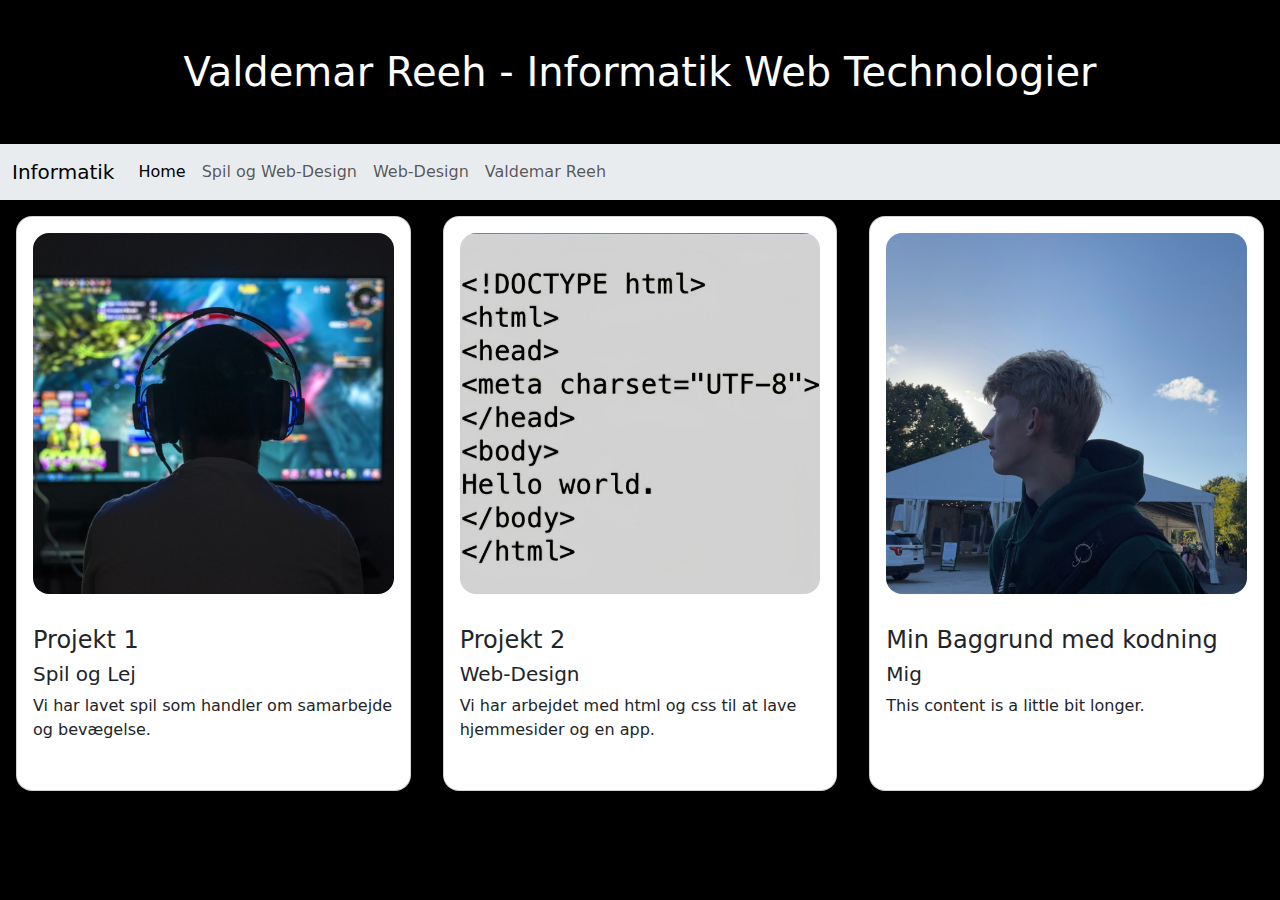
<file: TestSite/index.html>
<!DOCTYPE html>
<html lang="en">
<head>
    <meta charset="UTF-8">
    <meta name="viewport" content="width=device-width, initial-scale=1.0">
    <link rel="stylesheet" href="https://cdn.jsdelivr.net/npm/bootstrap@5.3.3/dist/css/bootstrap.min.css">
    <link rel="stylesheet" href="LayoutOvelse.css">
    <title>Valdemar Reeh</title>
</head>
<body class=" bg-black">
  <h1 class="text-center m-5 text-white">Valdemar Reeh - Informatik Web Technologier</h1>
  
  <nav class="navbar navbar-expand-lg bg-dark bg-body-secondary">
    <div class="container-fluid">
      <a class="navbar-brand" href="#">Informatik</a>
      <button class="navbar-toggler" type="button" data-bs-toggle="collapse" data-bs-target="#navbarNav" aria-controls="navbarNav" aria-expanded="false" aria-label="Toggle navigation">
        <span class="navbar-toggler-icon"></span>
      </button>
      <div class="collapse navbar-collapse" id="navbarNav">
        <ul class="navbar-nav">
          <li class="nav-item">
            <a class="nav-link active" aria-current="page" href="index.html">Home</a>
          </li>
          <li class="nav-item">
            <a class="nav-link" href="index_projekt_1.html">Spil og Web-Design</a>
          </li>
          <li class="nav-item">
            <a class="nav-link" href="index_projekt_2.html">Web-Design</a>
          </li>
          <li class="nav-item">
            <a class="nav-link" href="index_mig.html">Valdemar Reeh</a>
          </li>
        </ul>
      </div>
    </div>
  </nav>
  
  <div class="row row-cols-1 row-cols-md-2 g-4 h-50">
    
    <div class="col w-33" style="display: flex; width: 100%;">

      <div class="cardExtra card rounded-4 m-3" onclick="location.href='index_projekt_1.html';" >
    
        <img src="billeder/Videospil.jpeg" class="card-img-top p-3 rounded-5" alt="...">
    
        <div class="card-body">
    
          <h4 class="card-title">Projekt 1</h4>
          <h5>Spil og Lej</h5>
          <p class="card-text">Vi har lavet spil som handler om samarbejde og bevægelse.</p>
    
        </div>
    
      </div>

      <div class="cardExtra card rounded-4 m-3" onclick="location.href='index_projekt_2.html';">
    
        <img src="billeder/Kodestump.jpeg" class="card-img-top p-3 rounded-5" alt="...">
        <div class="card-body">
    
          <h4 class="card-title">Projekt 2</h4>
          <h5>Web-Design</h5>
          <p class="card-text">Vi har arbejdet med html og css til at lave hjemmesider og en app.</p>
    
        </div>
    
      </div>

      <div class="cardExtra card rounded-4 m-3" onclick="location.href='index_mig.html';">
        <img src="billeder/vr.jpeg" class="card-img-top p-3 rounded-5" alt="...">
        <div class="card-body">
    
          <h4 class="card-title">Min Baggrund med kodning</h4>
          <h5>Mig</h5>
          <p class="card-text"> This content is a little bit longer.</p>
    
        </div>
    
      </div>
      
    </div>
    
  </div>
</body>
</html>
</file>
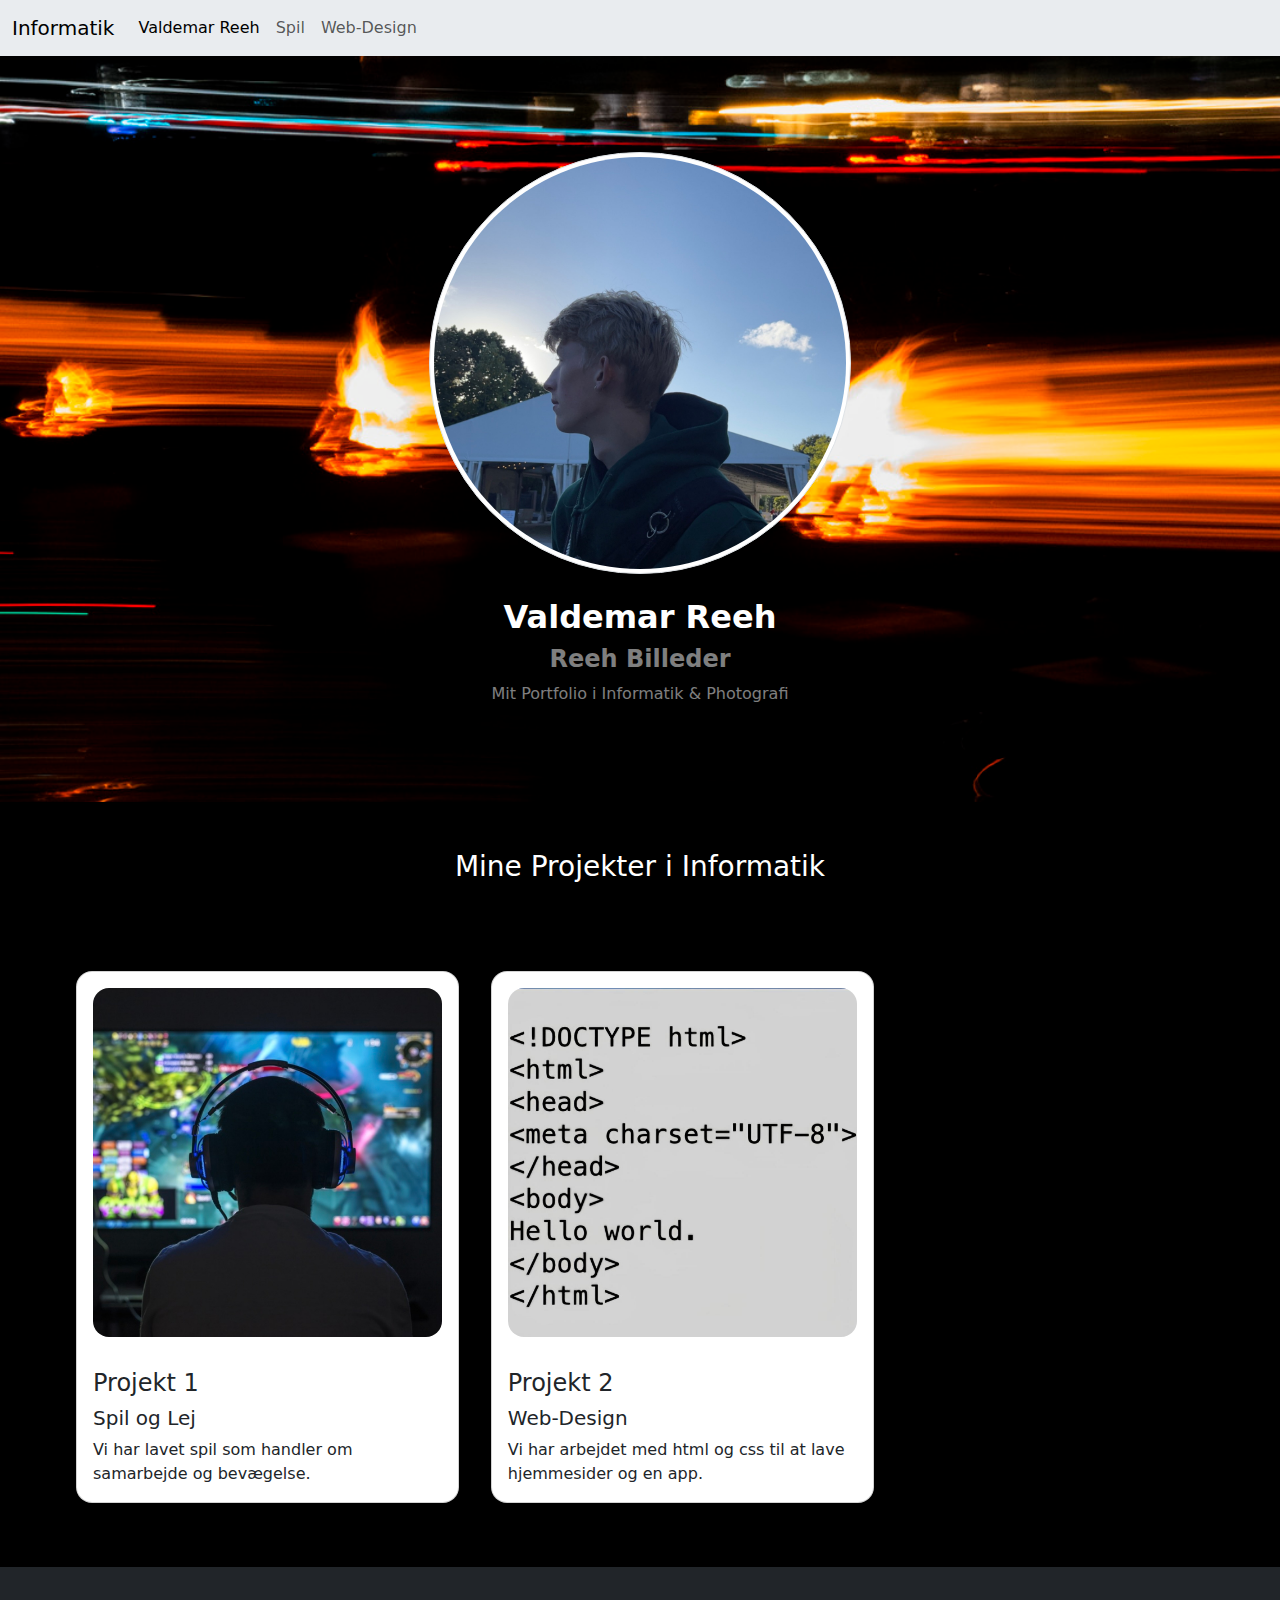
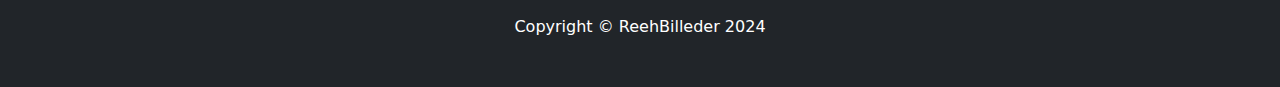
<file: TestSite/index_mig.html>
<!DOCTYPE html>
<html lang="en">
<head>
    <meta charset="UTF-8">
    <meta name="viewport" content="width=device-width, initial-scale=1.0">
    <link rel="stylesheet" href="https://cdn.jsdelivr.net/npm/bootstrap@5.3.3/dist/css/bootstrap.min.css">
    <link rel="stylesheet" href="LayoutOvelse.css">
    <link rel="stylesheet" href="css/styles.css"/>
    <link rel="stylesheet" href="https://cdn.jsdelivr.net/npm/bootstrap@5.3.3/dist/css/bootstrap.min.css">
    
    <link rel="icon" href="billeder/rysLogo.png" type="image/x-icon" />
    <title>Valdemar Reeh</title>
</head>
<body>
  <!-- Responsive navbar-->
  <nav class="navbar navbar-expand-lg bg-dark bg-body-secondary">
      <div class="container-fluid">
          <a class="navbar-brand" href="#">Informatik</a>
          <button class="navbar-toggler" type="button" data-bs-toggle="collapse" data-bs-target="#navbarNav" aria-controls="navbarNav" aria-expanded="false" aria-label="Toggle navigation">
              <span class="navbar-toggler-icon"></span>
          </button>
          <div class="collapse navbar-collapse" id="navbarNav">
              <ul class="navbar-nav">
                  <li class="nav-item">
                      <a class="nav-link active" aria-current="page" href="index_mig.html">Valdemar Reeh</a>
                  </li>
                  <li class="nav-item">
                      <a class="nav-link" href="index_projekt_1.html">Spil</a>
                  </li>
                  <li class="nav-item">
                      <a class="nav-link" href="index_projekt_2.html">Web-Design</a>
                  </li>
              </ul>
          </div>
      </div>
  </nav>
  <!-- Header - set the background image for the header in the line below-->
  <header class="py-5 bg-image-full" style="background-image: url('billeder/waterFire.jpeg')">
      <div class="text-center my-5">
          <img class="webAppVr img-fluid rounded-circle mb-4 img-thumbnail" src="billeder/vr.jpeg" alt="..." />
          <h1 class="text-white fs-2 fw-bolder">Valdemar Reeh</h1>
          <h1 class="text-white-50 fs-4 fw-bolder">Reeh Billeder</h1>
          <p class="text-white-50 mb-0">Mit Portfolio i Informatik & Photografi</p>
      </div>
  </header>
</body>

<body class="bg-black">
  <h3 class="m-5" style="color: white; text-align: center;">
    Mine Projekter i Informatik
  </h3>
  <div class="row row-cols-1 row-cols-md-2 g-4 h-50 m-5">
    
    <div class="col w-33" style="display: flex; width: 100%;">

      <div class="cardExtra card rounded-4 m-3" onclick="location.href='index_projekt_1.html';" >
    
        <img src="billeder/Videospil.jpeg" class="card-img-top p-3 rounded-5" alt="...">
    
        <div class="card-body">
    
          <h4 class="card-title">Projekt 1</h4>
          <h5>Spil og Lej</h5>
          <p class="card-text">Vi har lavet spil som handler om samarbejde og bevægelse.</p>
    
        </div>
    
      </div>

      <div class="cardExtra card rounded-4 m-3" onclick="location.href='index_projekt_2.html';">
    
        <img src="billeder/Kodestump.jpeg" class="card-img-top p-3 rounded-5" alt="...">
        <div class="card-body">
    
          <h4 class="card-title">Projekt 2</h4>
          <h5>Web-Design</h5>
          <p class="card-text">Vi har arbejdet med html og css til at lave hjemmesider og en app.</p>
    
        </div>
    
      </div>
      
    </div>
    
  </div>

  <!-- Footer-->
  <footer class="py-5 bg-dark">
      <div class="container"><p class="m-0 text-center text-white">Copyright &copy; ReehBilleder 2024</p></div>
  </footer>
</body>
</html>
</file>
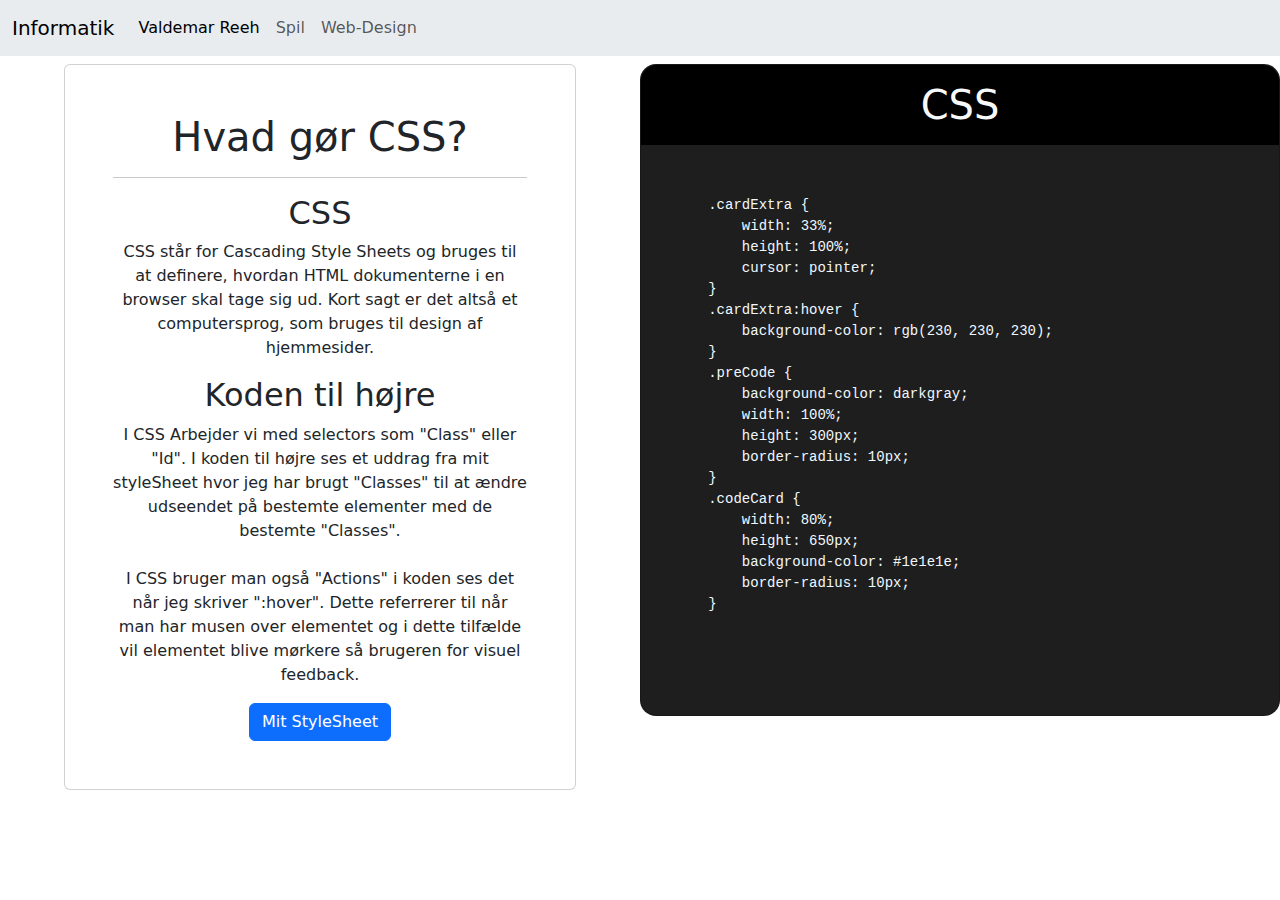
<file: TestSite/minCSS.html>
<!DOCTYPE html>
<html lang="en">
    <head>
        <meta charset="UTF-8">
        <meta name="viewport" content="width=device-width, initial-scale=1.0">
        <link rel="stylesheet" href="https://cdn.jsdelivr.net/npm/bootstrap@5.3.3/dist/css/bootstrap.min.css">
        <link rel="stylesheet" href="css/LayoutOvelse.css">
        <link rel="stylesheet" href="css/styles.css"/>
        <link rel="stylesheet" href="https://cdn.jsdelivr.net/npm/bootstrap@5.3.3/dist/css/bootstrap.min.css">
        
        <link rel="icon" href="billeder/rysLogo.png" type="image/x-icon" />
        <title>Valdemar Reeh</title>
    </head>
<body>
    <!-- Responsive navbar-->
    <nav class="navbar navbar-expand-lg bg-dark bg-body-secondary">
        <div class="container-fluid">
            <a class="navbar-brand" href="#">Informatik</a>
            <button class="navbar-toggler" type="button" data-bs-toggle="collapse" data-bs-target="#navbarNav" aria-controls="navbarNav" aria-expanded="false" aria-label="Toggle navigation">
                <span class="navbar-toggler-icon"></span>
            </button>
            <div class="collapse navbar-collapse" id="navbarNav">
                <ul class="navbar-nav">
                    <li class="nav-item">
                        <a class="nav-link active" aria-current="page" href="index_mig.html">Valdemar Reeh</a>
                    </li>
                    <li class="nav-item">
                        <a class="nav-link" href="index_projekt_1.html">Spil</a>
                    </li>
                    <li class="nav-item">
                        <a class="nav-link" href="index_projekt_2.html">Web-Design</a>
                    </li>
                </ul>
            </div>
        </div>
    </nav>

    <!--Copierbare codestumper-->
    <div class="mt-2" >
        <div class="row g-0 text-center">
            <div class="col-6 col-md-6">
<!--HTML card-->
                
                    <div class="card" style="width: 80%; margin: auto;">
                        <div class="card-body p-5" style="margin: auto;">
                            <h1>
                                <p class="card-text">Hvad gør CSS?</p>
                                
                                <!--
                                <p style="font-size: medium;">
                                    Cascading Style Sheet
                                </p>
                                -->
                                <hr>
                            </h1>
                            
                            <h2>CSS</h2>
                            <p>
                                CSS står for Cascading Style Sheets og bruges til at definere, hvordan HTML dokumenterne i en browser skal tage sig ud. Kort sagt er det altså et computersprog, som bruges til design af hjemmesider.
                            </p>

                            <h2>Koden til højre</h2>                            
                            <p>
                                I CSS Arbejder vi med selectors som <span class="codeSpanForklar">"Class"</span> eller <span class="codeSpanForklar">"Id"</span>.
                                I koden til højre ses et uddrag fra mit styleSheet hvor jeg har brugt <span class="codeSpanForklar">"Classes"</span> til at ændre udseendet på bestemte elementer med de bestemte <span class="codeSpanForklar">"Classes"</span>.
                                <br>
                                <br>
                                I CSS bruger man også <span class="codeSpanForklar">"Actions"</span> i koden ses det når jeg skriver <span class="codeSpanForklar">":hover"</span>.
                                Dette referrerer til når man har musen over elementet og i dette tilfælde vil elementet blive mørkere så brugeren for visuel feedback.
                            </p>
                            <a href="https://github.com/Valdemar-Reeh/webTeknologier/blob/e61c4042c44044e153e9d1f17a1f628e6ab0abde/TestSite/css/LayoutOvelse.css" class="btn btn-primary">Mit StyleSheet</a>
                        </div>
                    </div>
                
            </div>
            <div class="col-6 col-md-6">
<!--CSS Card-->
            <section class="cardSection">
            <div class="codeCard card rounded-4" style="background-color: #1e1e1e;"><h1 class="bg-black rounded-top-4 p-3 text-light">CSS</h1>
                <pre><div style="height: auto; color: aliceblue; text-align: left;" >
                    <code> 
        <span class="RULESET">.cardExtra {</span>
            <span class="CSSProporties">width</span>: <span class="HTML">33</span><span class="CSSProporties">%</span>;
            <span class="CSSProporties">height</span>: <span class="HTML">100</span><span class="CSSProporties">%</span>;
            <span class="CSSProporties">cursor</span>: <span class="CSSEnteties">pointer</span>;
        <span class="RULESET">}</span>
        <span class="RULESET">.cardExtra:hover {</span>
            <span class="CSSProporties">background-color</span>: <span class="CSSrgb">rgb</span><span class="CSSProporties"></span><span class="CSSrgbPara">(</span><span class="HTML">230</span>, <span class="HTML">230</span>, <span class="HTML">230</span><span class="CSSrgbPara">)</span>;
        <span class="RULESET">}</span>
        <span class="RULESET">.preCode {</span>
            <span class="CSSProporties">background-color</span>: <span class="CSSEnteties">darkgray</span>;
            <span class="CSSProporties">width</span>: <span class="HTML">100</span><span class="CSSProporties">%</span>;
            <span class="CSSProporties">height</span>: <span class="HTML">300</span><span class="CSSProporties">px</span>;
            <span class="CSSProporties">border-radius</span>: <span class="HTML">10</span><span class="CSSProporties">px</span>;
        <span class="RULESET">}</span>
        <span class="RULESET">.codeCard {</span>
            <span class="CSSProporties">width</span>: <span class="HTML">80</span><span class="CSSProporties">%</span>;
            <span class="CSSProporties">height</span>: <span class="HTML">650</span><span class="CSSProporties">px</span>;
            <span class="CSSProporties">background-color</span>: <span class="CSShex">#1e1e1e</span>;
            <span class="CSSProporties">border-radius</span>: <span class="HTML">10</span><span class="CSSProporties">px</span>;
        <span class="RULESET">}</span>


                    </code>
                </pre>
            </div>
            </section>

            </div>
        </div>
    </div>
</body>
</html>
</file>
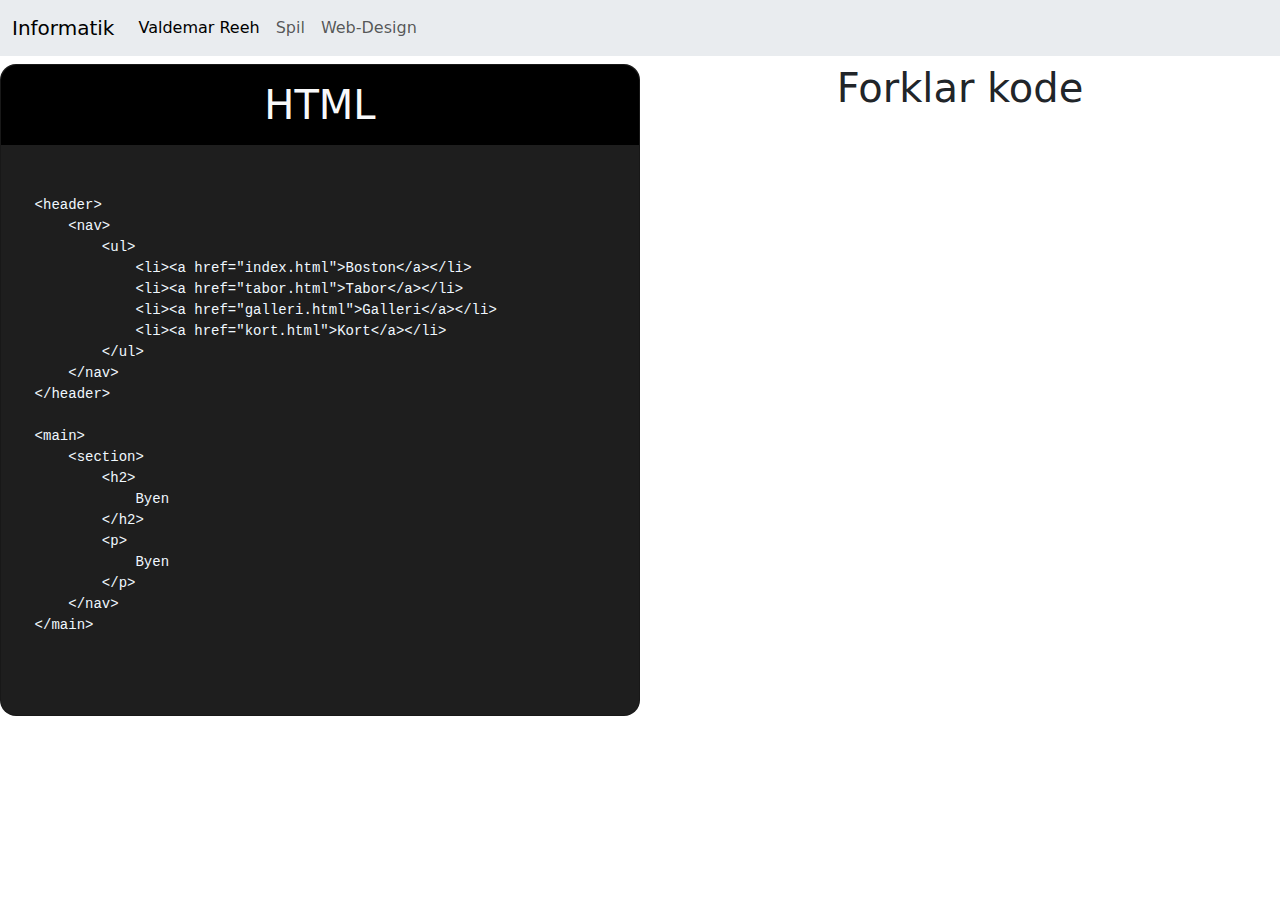
<file: TestSite/minHTML.html>
<!DOCTYPE html>
<html lang="en">
    <head>
        <meta charset="UTF-8">
        <meta name="viewport" content="width=device-width, initial-scale=1.0">
        <link rel="stylesheet" href="https://cdn.jsdelivr.net/npm/bootstrap@5.3.3/dist/css/bootstrap.min.css">
        <link rel="stylesheet" href="css/LayoutOvelse.css">
        <link rel="stylesheet" href="css/styles.css"/>
        <link rel="stylesheet" href="https://cdn.jsdelivr.net/npm/bootstrap@5.3.3/dist/css/bootstrap.min.css">
        
        <link rel="icon" href="billeder/rysLogo.png" type="image/x-icon" />
        <title>Valdemar Reeh</title>
    </head>
<body>
    <!-- Responsive navbar-->
    <nav class="navbar navbar-expand-lg bg-dark bg-body-secondary">
        <div class="container-fluid">
            <a class="navbar-brand" href="#">Informatik</a>
            <button class="navbar-toggler" type="button" data-bs-toggle="collapse" data-bs-target="#navbarNav" aria-controls="navbarNav" aria-expanded="false" aria-label="Toggle navigation">
                <span class="navbar-toggler-icon"></span>
            </button>
            <div class="collapse navbar-collapse" id="navbarNav">
                <ul class="navbar-nav">
                    <li class="nav-item">
                        <a class="nav-link active" aria-current="page" href="index_mig.html">Valdemar Reeh</a>
                    </li>
                    <li class="nav-item">
                        <a class="nav-link" href="index_projekt_1.html">Spil</a>
                    </li>
                    <li class="nav-item">
                        <a class="nav-link" href="index_projekt_2.html">Web-Design</a>
                    </li>
                </ul>
            </div>
        </div>
    </nav>

    <!--Copierbare codestumper-->
    <div class="mt-2">
        <div class="row g-0 text-center">
            <div class="col-6 col-md-6">
<!--HTML card-->
            <section class="cardSection">
            <div class="codeCard card rounded-4" style="background-color: #1e1e1e;"><h1 class="bg-black rounded-top-4 p-3 text-light">HTML</h1>
                <pre><div style="height: auto; color: aliceblue; text-align: left;" >
                    <code> 
    <span class="HTML"><</span><span class="HTML">header></span>
        <span class="HTML"><</span><span class="HTML">nav></span>
            <span class="HTML"><</span><span class="HTML">ul></span>
                <span class="HTML"><</span><span class="HTML">li></span><span class="HTML"><</span><span class="HTML">a </span><span class="RULESET">href="</span><span class="VALUE">index.html</span><span class="RULESET">"</span><span class="HTML">></span>Boston<span class="HTML"><</span><span class="HTML">/</span><span class="HTML">a></span><span class="HTML"><</span><span class="HTML">/</span><span class="HTML">li></span>
                <span class="HTML"><</span><span class="HTML">li></span><span class="HTML"><</span><span class="HTML">a </span><span class="RULESET">href="</span><span class="VALUE">tabor.html</span><span class="RULESET">"</span><span class="HTML">></span>Tabor<span class="HTML"><</span><span class="HTML">/</span><span class="HTML">a></span><span class="HTML"><</span><span class="HTML">/</span><span class="HTML">li></span>
                <span class="HTML"><</span><span class="HTML">li></span><span class="HTML"><</span><span class="HTML">a </span><span class="RULESET">href="</span><span class="VALUE">galleri.html</span><span class="RULESET">"</span><span class="HTML">></span>Galleri<span class="HTML"><</span><span class="HTML">/</span><span class="HTML">a></span><span class="HTML"><</span><span class="HTML">/</span><span class="HTML">li></span>
                <span class="HTML"><</span><span class="HTML">li></span><span class="HTML"><</span><span class="HTML">a </span><span class="RULESET">href="</span><span class="VALUE">kort.html</span><span class="RULESET">"</span><span class="HTML">></span>Kort<span class="HTML"><</span><span class="HTML">/</span><span class="HTML">a></span><span class="HTML"><</span><span class="HTML">/</span><span class="HTML">li></span>
            <span class="HTML"><</span><span class="HTML">/</span><span class="HTML">ul></span>
        <span class="HTML"><</span><span class="HTML">/</span><span class="HTML">nav></span>
    <span class="HTML"><</span><span class="HTML">/</span><span class="HTML">header></span>    
    
    <span class="HTML"><</span><span class="HTML">main></span>
        <span class="HTML"><</span><span class="HTML">section></span>
            <span class="HTML"><</span><span class="HTML">h2></span>
                Byen
            <span class="HTML"><</span><span class="HTML">/</span><span class="HTML">h2></span>
            <span class="HTML"><</span><span class="HTML">p></span>
                Byen
            <span class="HTML"><</span><span class="HTML">/</span><span class="HTML">p></span>
        <span class="HTML"><</span><span class="HTML">/</span><span class="HTML">nav></span>
    <span class="HTML"><</span><span class="HTML">/</span><span class="HTML">main></span>
                
                    </code>
                </pre>
            </div>
            </section>
            </div>
            <div class="col-6 col-md-6 ">
<!--CSS Card-->
            <h1>
                Forklar kode
            </h1>

            </div>
        </div>
    </div>
</body>
</html>
</file>
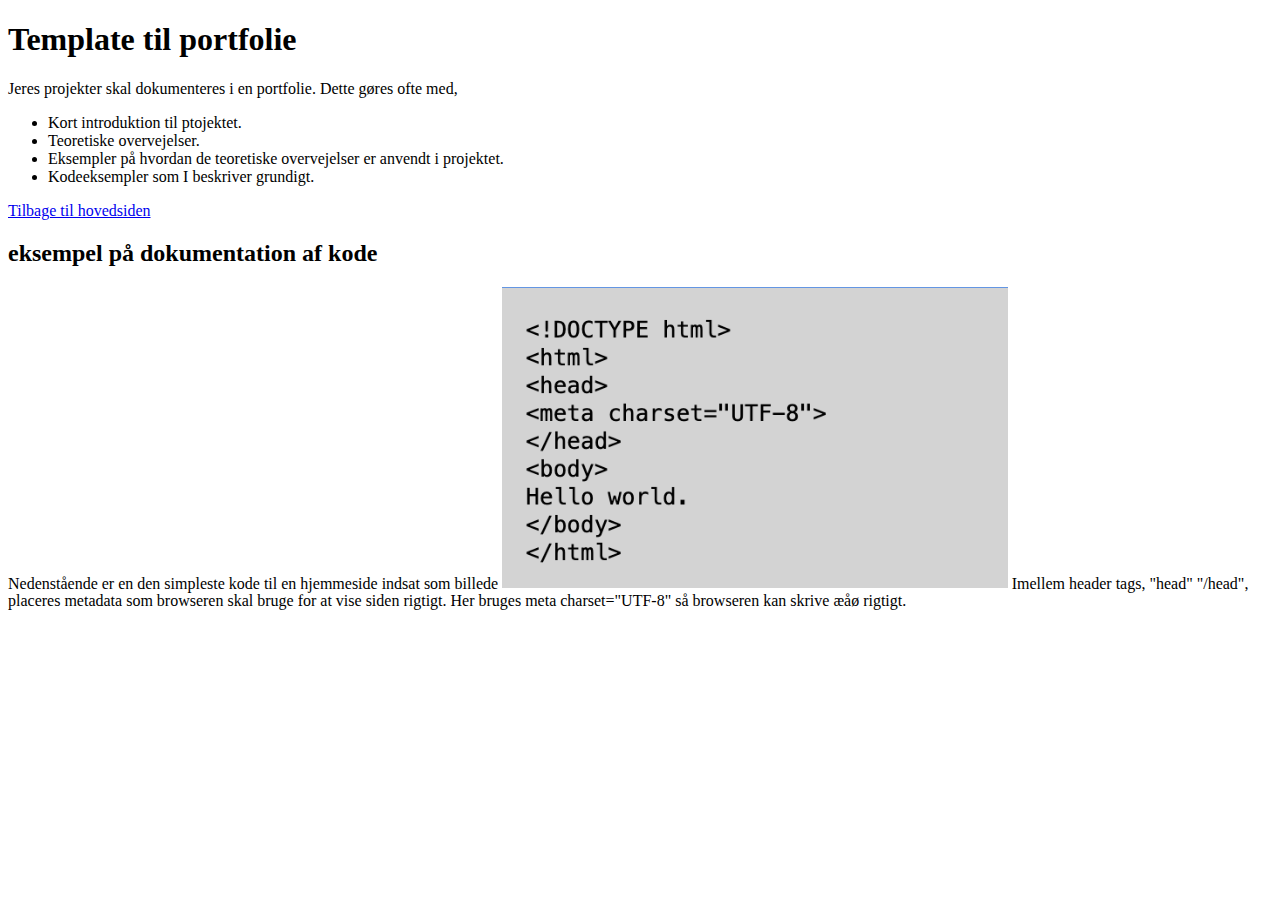
<file: TestSite/webteknologier.html>
<!DOCTYPE html>
<html>
<head>
<meta charset="UTF-8">
<link rel="stylesheet" href="myStyle.css">
<title>MP's portfolie</title>
</head>

<body>
<h1>Template til portfolie</h1>
<p>Jeres projekter skal dokumenteres i en portfolie. Dette gøres ofte med,
  <ul>
    <li>Kort introduktion til ptojektet.</li>
    <li>Teoretiske overvejelser.</li>
    <li>Eksempler på hvordan de teoretiske overvejelser er anvendt i projektet.</li>
    <li>Kodeeksempler som I beskriver grundigt.</li>
  </ul>

<a href="index.html"> Tilbage til hovedsiden </a>


<h2>eksempel på dokumentation af kode</h2>
Nedenstående er en den simpleste kode til en hjemmeside indsat som billede
<img src="Kodestump.png" width=40%>

Imellem header tags, "head" "/head", placeres metadata som browseren skal bruge for at vise siden rigtigt. Her bruges meta charset="UTF-8" så browseren kan skrive æåø rigtigt.



</body>
</html>
</file>
<file: TestSite/LayoutOvelse.css>
.cardExtra {
    width: 33%; 
    height: 100%;
    cursor: pointer;
}

.cardExtra:hover {
    background-color: rgb(230, 230, 230);
}
</file>
<file: TestSite/css/LayoutOvelse.css>
.cardExtra {
    width: 33%; 
    height: 100%;
    cursor: pointer;
}

.cardExtra:hover {
    background-color: rgb(230, 230, 230);
}
</file>
<file: TestSite/myStyle.css>
.container {
  display: flex; /* Aktiverer flexbox for at arrangere elementerne */
}

.vertCard {
  width: 33%; /* Bredden på det vertikale kort (kan justeres) */
  height: 200px; /* Højde på det vertikale kort */
  background-color: #FAF0E6; /* Baggrundsfarve til vertCard */
  margin-right: 20px; /* Plads mellem kortet og rækkerne */
  
}

.parrentHoriCard {
  width: 100%;
  display: flex; /* Aktiverer flexbox for rækkerne */
  flex-direction: column; /* Arrangerer rækkerne i en kolonne */
}

.row {
  height: 100px; /* Halv højde af vertCard */
  width: 100%;
  display: flex; /* Aktiverer flexbox for at arrangere indholdet i rækkerne */
  align-items: center; /* Centrerer indholdet vertikalt */
  margin-bottom: 10px; /* Plads mellem rækkerne */
}

.card1 {
  background-color: #FF6F61; /* Baggrundsfarve til kortene */
  flex: 1; /* Får kortene til at fylde rækkerne */
  padding: 10px; /* Indvendig padding */
  color: white; /* Tekstfarve */
  text-align: center; /* Centrerer teksten */
}
.card2 {
  width: 50%;
  
}

div {
  border: 0.5px solid greenyellow;
}
</file>
